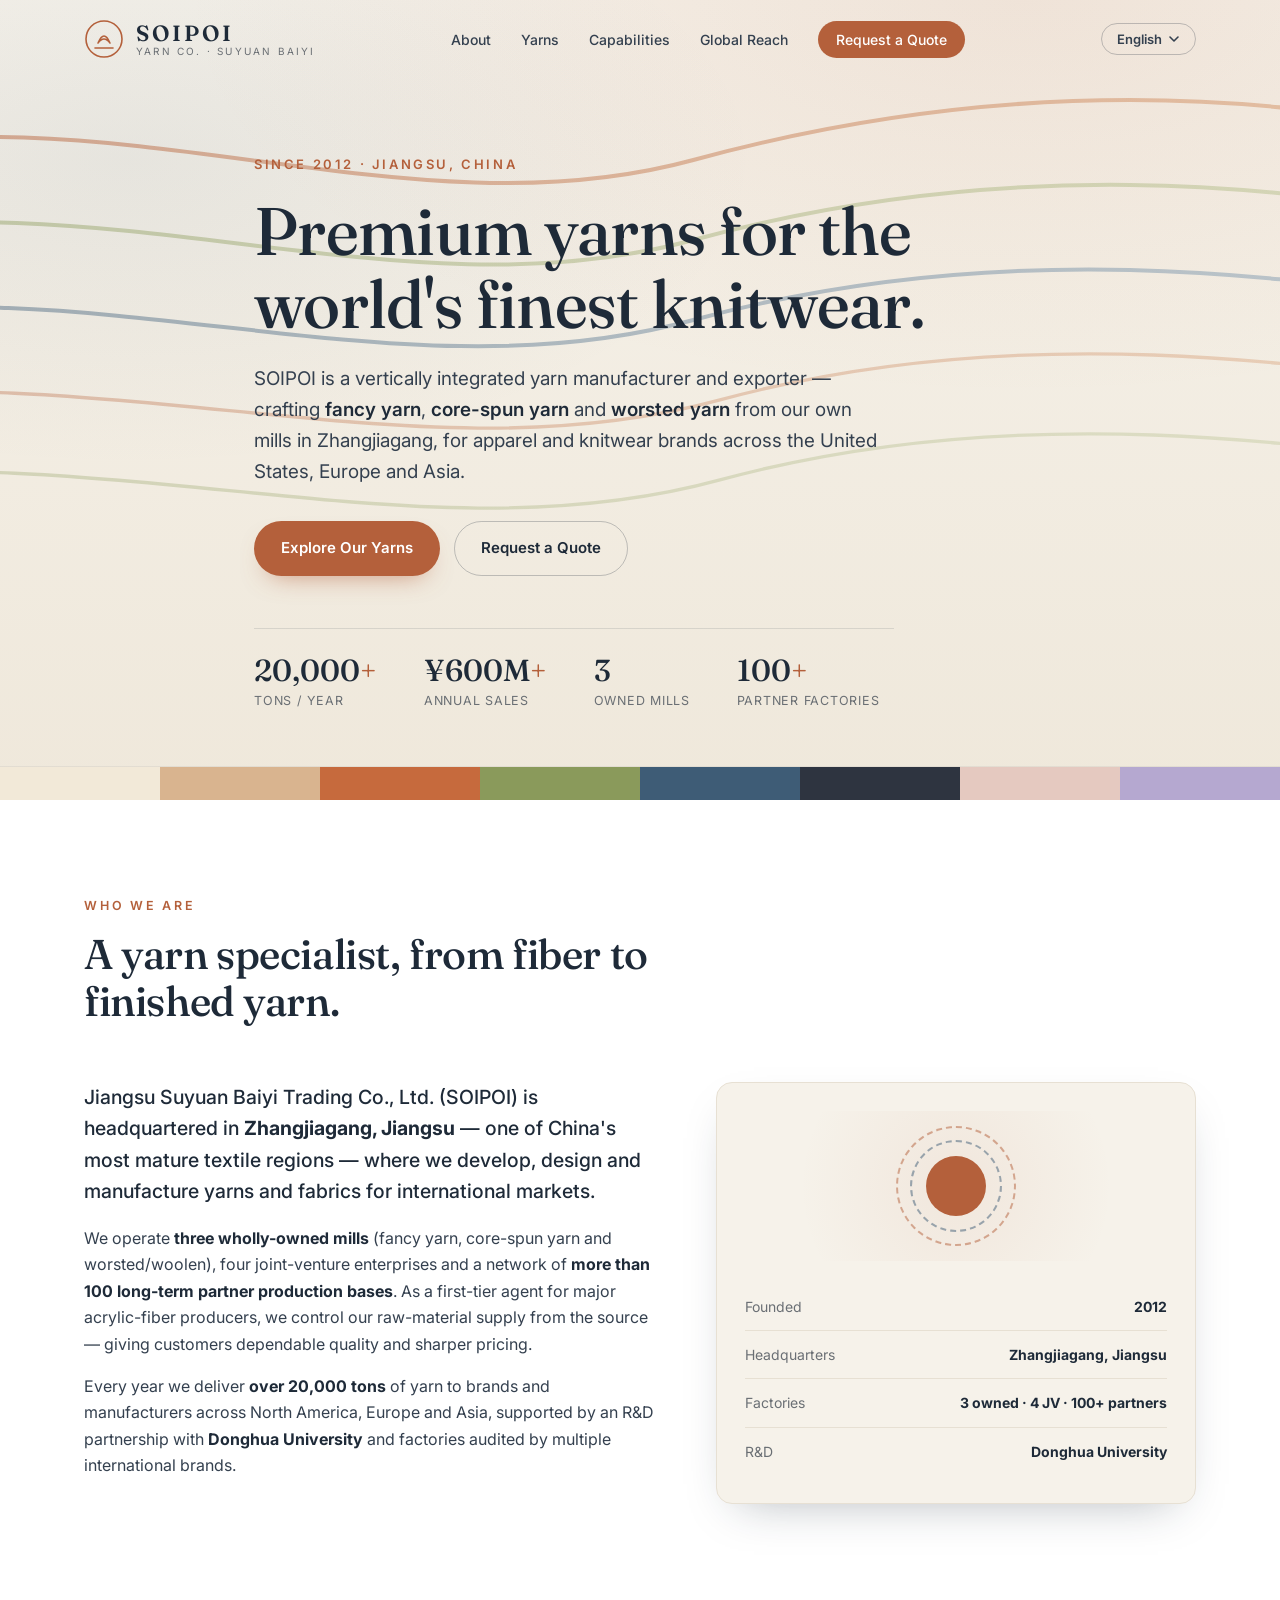
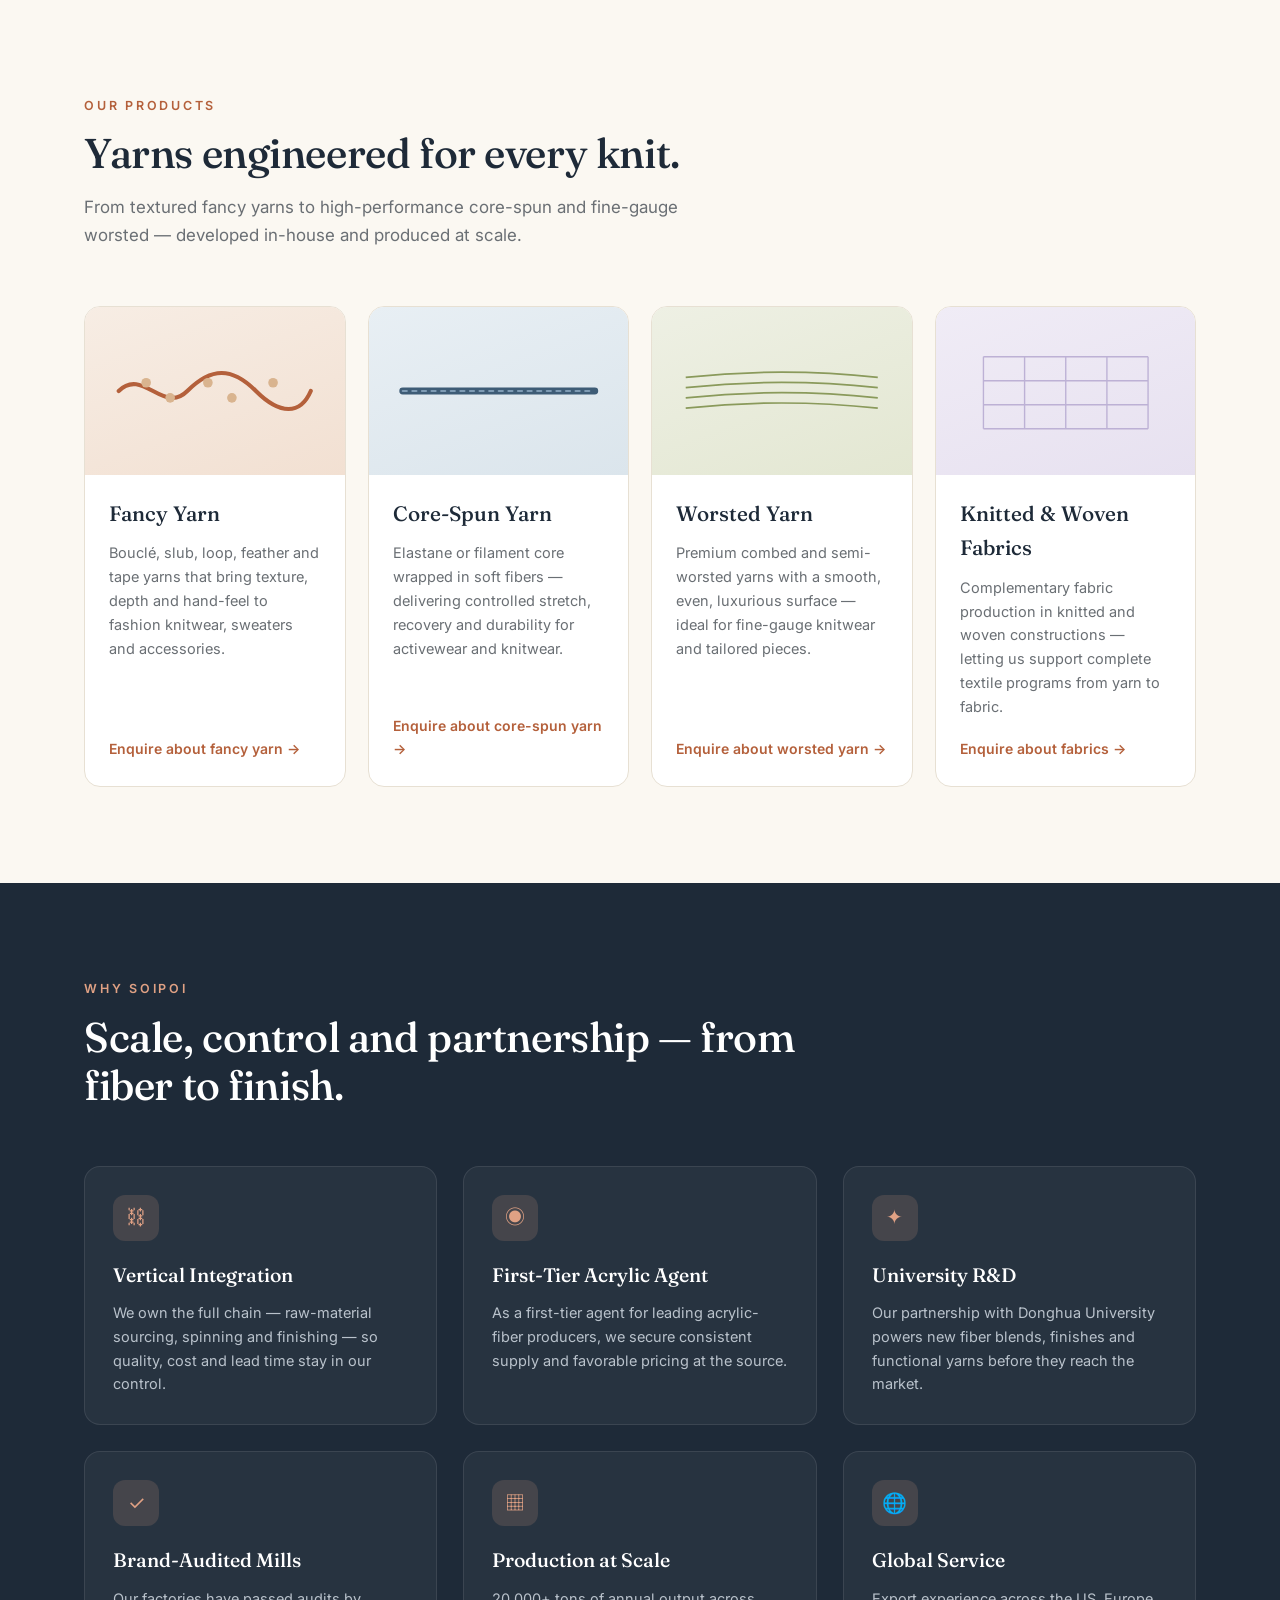
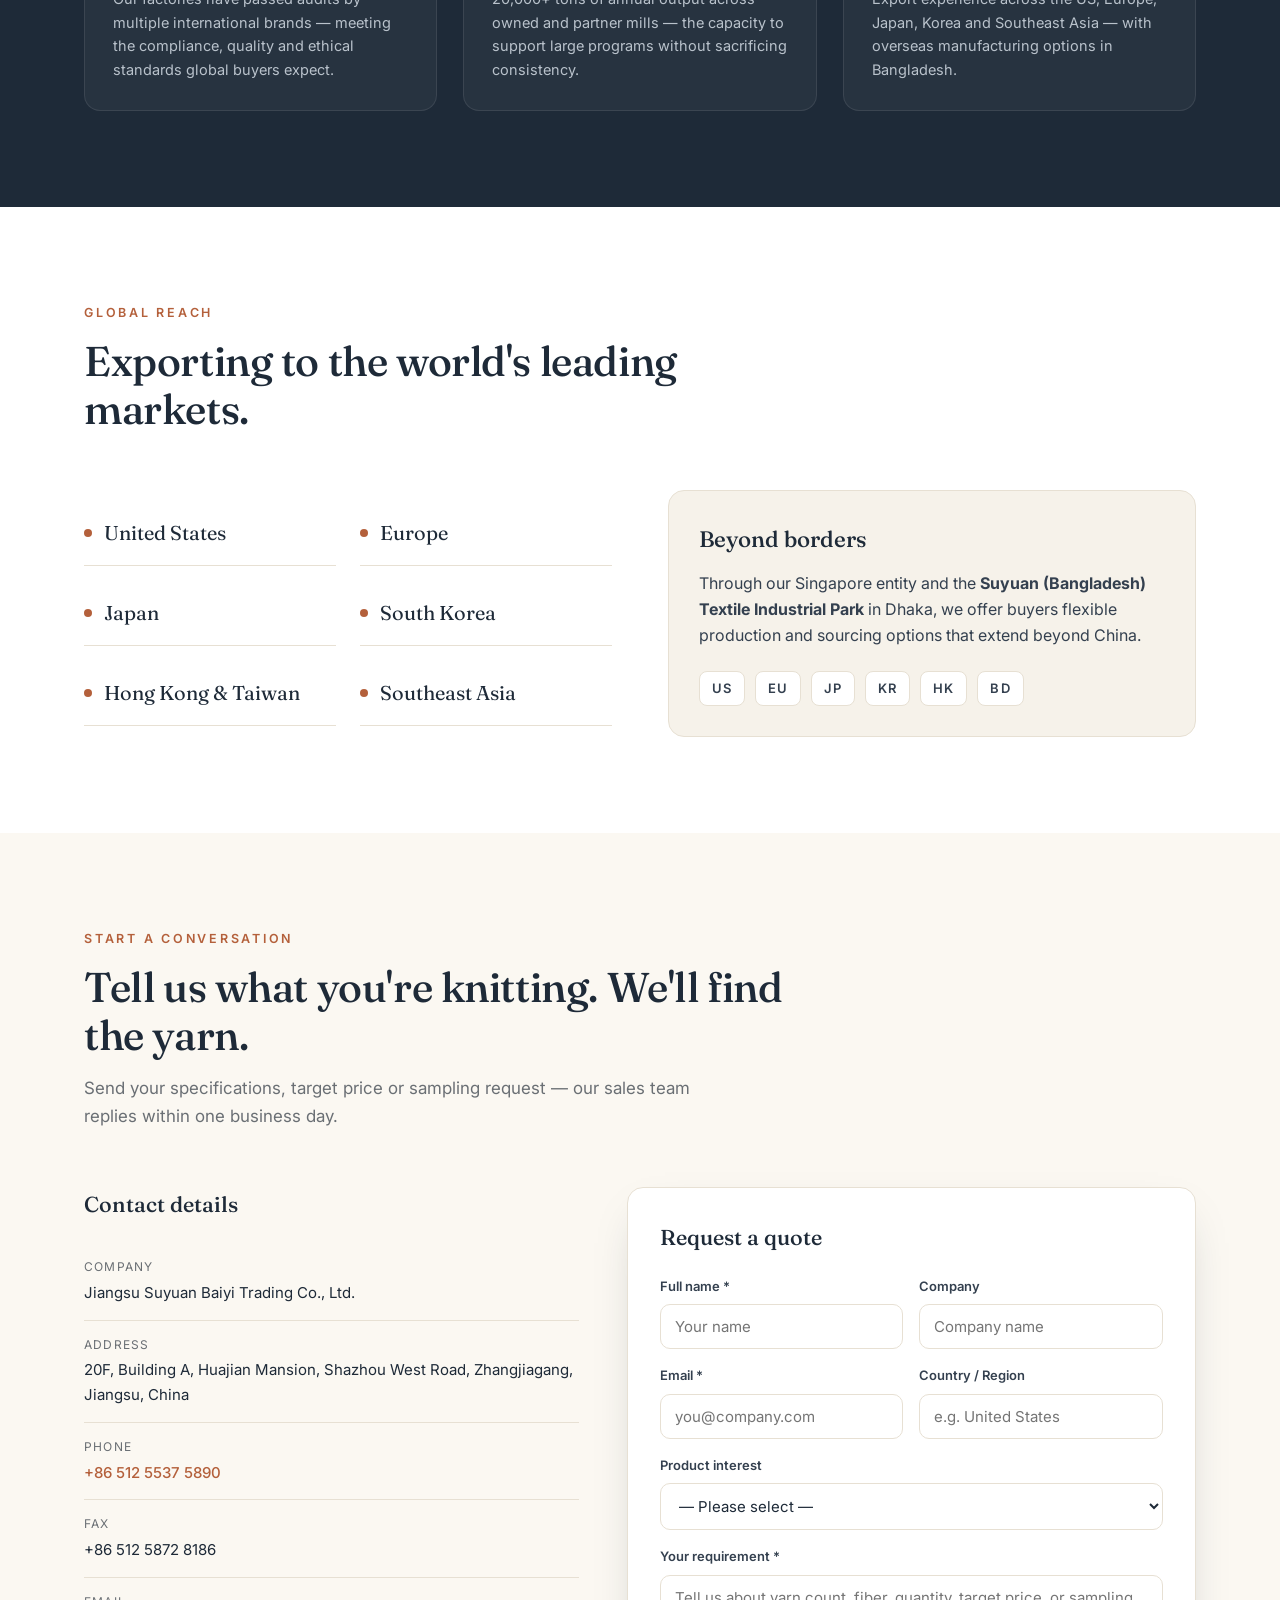
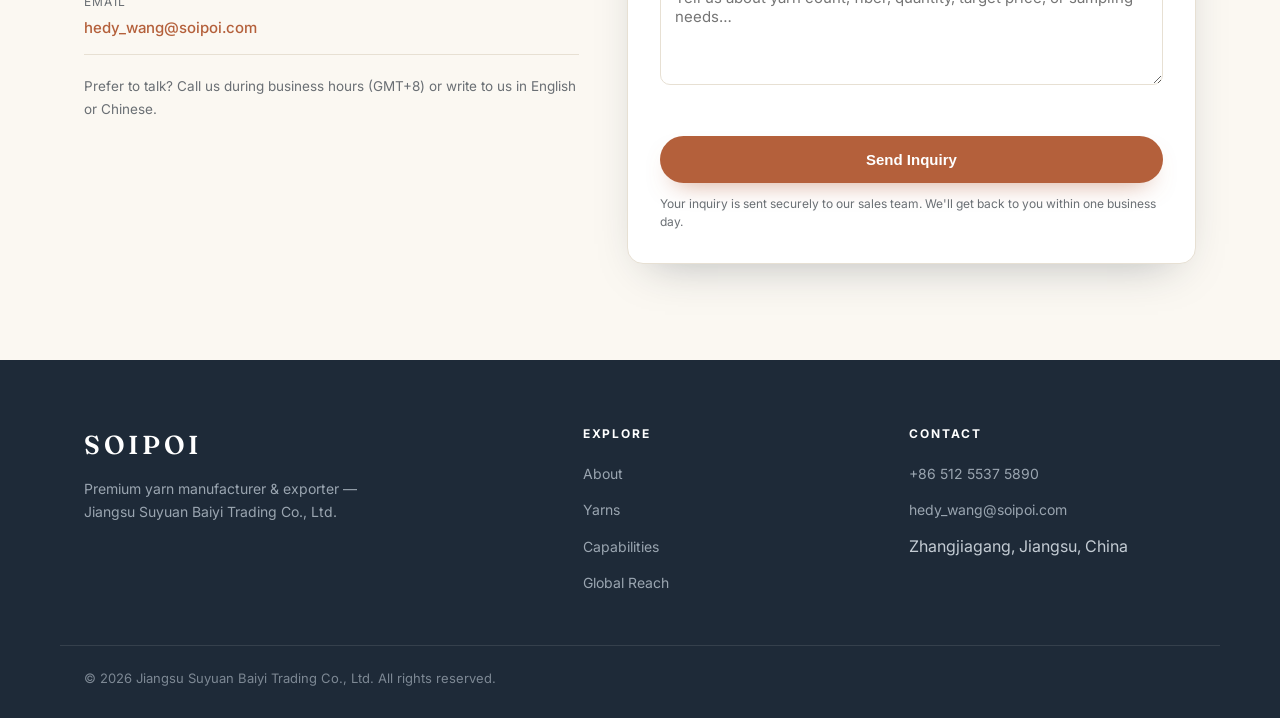
<file: index.html>
<!DOCTYPE html>
<html lang="en">
<head>
  <meta charset="UTF-8" />
  <meta name="viewport" content="width=device-width, initial-scale=1.0" />
  <title data-i18n="meta.title">SOIPOI — Premium Yarn Manufacturer &amp; Exporter | Jiangsu Suyuan Baiyi Trading Co., Ltd.</title>
  <meta name="description" data-i18n="meta.description" content="SOIPOI (Jiangsu Suyuan Baiyi Trading Co., Ltd.) is a vertically integrated yarn manufacturer and exporter in Jiangsu, China — specialist in fancy yarn, core-spun yarn, worsted yarn and knitted/woven fabrics for brands across the US, Europe and Asia." />
  <meta name="keywords" content="fancy yarn, core-spun yarn, worsted yarn, yarn manufacturer, yarn exporter, China yarn supplier, knitted fabric, woven fabric, SOIPOI, Jiangsu Suyuan Baiyi, 花式纱, 包芯纱, 精纺纱线, 纱线出口" />
  <meta name="author" content="Jiangsu Suyuan Baiyi Trading Co., Ltd." />
  <link rel="canonical" href="https://justonething11.github.io/soipoi-yarn/" />

  <!-- Open Graph -->
  <meta property="og:type" content="website" />
  <meta property="og:site_name" content="SOIPOI — Jiangsu Suyuan Baiyi" />
  <meta property="og:title" data-i18n="meta.title" content="SOIPOI — Premium Yarn Manufacturer &amp; Exporter" />
  <meta property="og:description" data-i18n="meta.description" content="Fancy, core-spun and worsted yarns from our own mills in Jiangsu, China — for the world's finest knitwear and apparel brands." />
  <meta property="og:url" content="https://justonething11.github.io/soipoi-yarn/" />
  <meta name="twitter:card" content="summary_large_image" />

  <link rel="icon" type="image/svg+xml" href="favicon.svg" />
  <link rel="preconnect" href="https://fonts.googleapis.com" />
  <link rel="preconnect" href="https://fonts.gstatic.com" crossorigin />
  <link href="https://fonts.googleapis.com/css2?family=Fraunces:opsz,wght@9..144,400;9..144,500;9..144,600&family=Inter:wght@400;500;600;700&family=Noto+Sans+SC:wght@400;500;700&family=Noto+Serif+SC:wght@500;600&display=swap" rel="stylesheet" />
  <link rel="stylesheet" href="styles.css" />

  <!-- Structured data for search engines -->
  <script type="application/ld+json">
  {
    "@context": "https://schema.org",
    "@type": "Organization",
    "name": "Jiangsu Suyuan Baiyi Trading Co., Ltd. (SOIPOI)",
    "alternateName": "SOIPOI",
    "url": "https://justonething11.github.io/soipoi-yarn/",
    "description": "Vertically integrated yarn manufacturer and exporter specializing in fancy yarn, core-spun yarn, worsted yarn and knitted/woven fabrics.",
    "foundingDate": "2012",
    "address": {
      "@type": "PostalAddress",
      "addressLocality": "Zhangjiagang",
      "addressRegion": "Jiangsu",
      "addressCountry": "CN"
    },
    "contactPoint": {
      "@type": "ContactPoint",
      "telephone": "+86-512-55375890",
      "contactType": "sales",
      "email": "hedy_wang@soipoi.com"
    }
  }
  </script>
</head>
<body>
  <a class="skip-link" href="#main" data-i18n="a11y.skip">Skip to content</a>

  <!-- ===== Header ===== -->
  <header class="site-header" id="siteHeader">
    <div class="container header-inner">
      <a class="brand" href="#top" aria-label="SOIPOI home">
        <span class="brand-mark" aria-hidden="true">
          <svg viewBox="0 0 40 40" width="40" height="40" role="img">
            <circle cx="20" cy="20" r="18" fill="none" stroke="currentColor" stroke-width="1.6"/>
            <path d="M14 24 Q20 10 26 24 Q20 16 14 24 Z" fill="none" stroke="currentColor" stroke-width="1.6" stroke-linejoin="round"/>
            <line x1="11" y1="29" x2="29" y2="29" stroke="currentColor" stroke-width="1.6" stroke-linecap="round"/>
          </svg>
        </span>
        <span class="brand-text">
          <span class="brand-name">SOIPOI</span>
          <span class="brand-sub">YARN CO. · SUYUAN BAIYI</span>
        </span>
      </a>

      <nav class="main-nav" aria-label="Primary">
        <ul>
          <li><a href="#about" data-i18n="nav.about">About</a></li>
          <li><a href="#products" data-i18n="nav.products">Yarns</a></li>
          <li><a href="#capabilities" data-i18n="nav.capabilities">Capabilities</a></li>
          <li><a href="#markets" data-i18n="nav.markets">Global Reach</a></li>
          <li><a href="#contact" class="nav-cta" data-i18n="nav.quote">Request a Quote</a></li>
        </ul>
      </nav>

      <div class="header-actions">
        <div class="lang-select" id="langSelect">
          <button class="lang-toggle" id="langToggle" type="button" aria-haspopup="listbox" aria-expanded="false" aria-label="Select language">
            <span id="langLabel">English</span>
            <svg class="lang-chev" viewBox="0 0 12 12" width="12" height="12" aria-hidden="true"><path d="M2 4l4 4 4-4" fill="none" stroke="currentColor" stroke-width="1.6" stroke-linecap="round" stroke-linejoin="round"/></svg>
          </button>
          <ul class="lang-menu" id="langMenu" role="listbox" aria-label="Languages"></ul>
        </div>
        <button class="nav-toggle" id="navToggle" aria-label="Toggle menu" aria-expanded="false">
          <span></span><span></span><span></span>
        </button>
      </div>
    </div>
  </header>

  <main id="main">
    <!-- ===== Hero ===== -->
    <section class="hero" id="top">
      <div class="hero-bg" aria-hidden="true">
        <svg class="hero-threads" viewBox="0 0 1200 600" preserveAspectRatio="xMidYMid slice">
          <defs>
            <linearGradient id="threadA" x1="0" y1="0" x2="1" y2="0">
              <stop offset="0" stop-color="#B4603B"/><stop offset="1" stop-color="#D89A6B"/>
            </linearGradient>
            <linearGradient id="threadB" x1="0" y1="0" x2="1" y2="0">
              <stop offset="0" stop-color="#8A9A5B"/><stop offset="1" stop-color="#B5C08A"/>
            </linearGradient>
            <linearGradient id="threadC" x1="0" y1="0" x2="1" y2="0">
              <stop offset="0" stop-color="#3E5C76"/><stop offset="1" stop-color="#7E9BB4"/>
            </linearGradient>
          </defs>
          <path d="M-40 120 C 200 60, 420 180, 640 120 S 1080 60, 1280 120" fill="none" stroke="url(#threadA)" stroke-width="3" opacity="0.5"/>
          <path d="M-40 180 C 200 130, 420 240, 640 180 S 1080 130, 1280 180" fill="none" stroke="url(#threadB)" stroke-width="3" opacity="0.45"/>
          <path d="M-40 240 C 200 200, 420 300, 640 240 S 1080 200, 1280 240" fill="none" stroke="url(#threadC)" stroke-width="3" opacity="0.45"/>
          <path d="M-40 300 C 220 270, 440 360, 660 300 S 1100 270, 1280 300" fill="none" stroke="url(#threadA)" stroke-width="2.5" opacity="0.35"/>
          <path d="M-40 360 C 220 330, 440 420, 660 360 S 1100 330, 1280 360" fill="none" stroke="url(#threadB)" stroke-width="2.5" opacity="0.32"/>
        </svg>
        <div class="hero-swatch-row" aria-hidden="true">
          <span style="--c:#F2E9D8"></span><span style="--c:#D9B48F"></span><span style="--c:#C66A3D"></span>
          <span style="--c:#8A9A5B"></span><span style="--c:#3E5C76"></span><span style="--c:#2E3440"></span>
          <span style="--c:#E5C9C0"></span><span style="--c:#B5A8D0"></span>
        </div>
      </div>

      <div class="container hero-inner">
        <p class="hero-eyebrow" data-i18n="hero.eyebrow">Since 2012 · Jiangsu, China</p>
        <h1 class="hero-title" data-i18n="hero.title">Premium yarns for the world's finest knitwear.</h1>
        <p class="hero-sub" data-i18n-html="hero.sub">
          SOIPOI is a vertically integrated yarn manufacturer and exporter — crafting
          <strong>fancy yarn</strong>, <strong>core-spun yarn</strong> and <strong>worsted yarn</strong>
          from our own mills in Zhangjiagang, for apparel and knitwear brands across the United States, Europe and Asia.
        </p>
        <div class="hero-actions">
          <a href="#products" class="btn btn-primary" data-i18n="hero.cta.products">Explore Our Yarns</a>
          <a href="#contact" class="btn btn-ghost" data-i18n="hero.cta.quote">Request a Quote</a>
        </div>
        <ul class="hero-stats">
          <li><strong>20,000<span>+</span></strong><span data-i18n="hero.stat1">tons / year</span></li>
          <li><strong>¥600M<span>+</span></strong><span data-i18n="hero.stat2">annual sales</span></li>
          <li><strong>3</strong><span data-i18n="hero.stat3">owned mills</span></li>
          <li><strong>100<span>+</span></strong><span data-i18n="hero.stat4">partner factories</span></li>
        </ul>
      </div>
    </section>

    <!-- ===== About ===== -->
    <section class="section about" id="about">
      <div class="container">
        <div class="section-head">
          <p class="kicker" data-i18n="about.kicker">Who we are</p>
          <h2 data-i18n="about.title">A yarn specialist, from fiber to finished yarn.</h2>
        </div>
        <div class="about-grid">
          <div class="about-copy">
            <p class="lede" data-i18n-html="about.lede">
              Jiangsu Suyuan Baiyi Trading Co., Ltd. (SOIPOI) is headquartered in
              <strong>Zhangjiagang, Jiangsu</strong> — one of China's most mature textile regions —
              where we develop, design and manufacture yarns and fabrics for international markets.
            </p>
            <p data-i18n-html="about.p2">
              We operate <strong>three wholly-owned mills</strong> (fancy yarn, core-spun yarn and
              worsted/woolen), four joint-venture enterprises and a network of
              <strong>more than 100 long-term partner production bases</strong>. As a first-tier agent
              for major acrylic-fiber producers, we control our raw-material supply from the source —
              giving customers dependable quality and sharper pricing.
            </p>
            <p data-i18n-html="about.p3">
              Every year we deliver <strong>over 20,000 tons</strong> of yarn to brands and manufacturers
              across North America, Europe and Asia, supported by an R&amp;D partnership with
              <strong>Donghua University</strong> and factories audited by multiple international brands.
            </p>
          </div>
          <div class="about-card">
            <div class="about-card-visual" aria-hidden="true">
              <div class="spool">
                <div class="spool-ring r1"></div>
                <div class="spool-ring r2"></div>
                <div class="spool-ring r3"></div>
                <div class="spool-core"></div>
              </div>
            </div>
            <ul class="about-facts">
              <li><span data-i18n="about.f1.label">Founded</span><strong data-i18n="about.f1.value">2012</strong></li>
              <li><span data-i18n="about.f2.label">Headquarters</span><strong data-i18n="about.f2.value">Zhangjiagang, Jiangsu</strong></li>
              <li><span data-i18n="about.f3.label">Factories</span><strong data-i18n="about.f3.value">3 owned · 4 JV · 100+ partners</strong></li>
              <li><span data-i18n="about.f4.label">R&amp;D</span><strong data-i18n="about.f4.value">Donghua University</strong></li>
            </ul>
          </div>
        </div>
      </div>
    </section>

    <!-- ===== Products ===== -->
    <section class="section products" id="products">
      <div class="container">
        <div class="section-head">
          <p class="kicker" data-i18n="products.kicker">Our products</p>
          <h2 data-i18n="products.title">Yarns engineered for every knit.</h2>
          <p class="section-lead" data-i18n="products.lead">From textured fancy yarns to high-performance core-spun and fine-gauge worsted — developed in-house and produced at scale.</p>
        </div>

        <div class="product-grid">
          <article class="product-card">
            <div class="product-media fancy" aria-hidden="true">
              <svg viewBox="0 0 320 180" preserveAspectRatio="xMidYMid meet">
                <path d="M20 90 C 55 55, 85 125, 120 90 S 185 55, 220 90 S 285 125, 300 90" fill="none" stroke="#B4603B" stroke-width="6" stroke-linecap="round"/>
                <circle cx="60" cy="78" r="7" fill="#D9B48F"/><circle cx="95" cy="100" r="7" fill="#D9B48F"/>
                <circle cx="150" cy="78" r="7" fill="#D9B48F"/><circle cx="185" cy="100" r="7" fill="#D9B48F"/>
                <circle cx="245" cy="78" r="7" fill="#D9B48F"/>
              </svg>
            </div>
            <div class="product-body">
              <h3 data-i18n="product1.title">Fancy Yarn</h3>
              <p data-i18n="product1.desc">Bouclé, slub, loop, feather and tape yarns that bring texture, depth and hand-feel to fashion knitwear, sweaters and accessories.</p>
              <a href="#contact" class="text-link" data-i18n="product1.link">Enquire about fancy yarn →</a>
            </div>
          </article>

          <article class="product-card">
            <div class="product-media corespun" aria-hidden="true">
              <svg viewBox="0 0 320 180" preserveAspectRatio="xMidYMid meet">
                <line x1="20" y1="90" x2="300" y2="90" stroke="#3E5C76" stroke-width="10" stroke-linecap="round"/>
                <line x1="20" y1="90" x2="300" y2="90" stroke="#7E9BB4" stroke-width="3" stroke-dasharray="6 8" stroke-linecap="round"/>
              </svg>
            </div>
            <div class="product-body">
              <h3 data-i18n="product2.title">Core-Spun Yarn</h3>
              <p data-i18n="product2.desc">Elastane or filament core wrapped in soft fibers — delivering controlled stretch, recovery and durability for activewear and knitwear.</p>
              <a href="#contact" class="text-link" data-i18n="product2.link">Enquire about core-spun yarn →</a>
            </div>
          </article>

          <article class="product-card">
            <div class="product-media worsted" aria-hidden="true">
              <svg viewBox="0 0 320 180" preserveAspectRatio="xMidYMid meet">
                <path d="M20 70 Q 160 55, 300 70" fill="none" stroke="#8A9A5B" stroke-width="2.5"/>
                <path d="M20 85 Q 160 70, 300 85" fill="none" stroke="#8A9A5B" stroke-width="2.5"/>
                <path d="M20 100 Q 160 85, 300 100" fill="none" stroke="#8A9A5B" stroke-width="2.5"/>
                <path d="M20 115 Q 160 100, 300 115" fill="none" stroke="#8A9A5B" stroke-width="2.5"/>
              </svg>
            </div>
            <div class="product-body">
              <h3 data-i18n="product3.title">Worsted Yarn</h3>
              <p data-i18n="product3.desc">Premium combed and semi-worsted yarns with a smooth, even, luxurious surface — ideal for fine-gauge knitwear and tailored pieces.</p>
              <a href="#contact" class="text-link" data-i18n="product3.link">Enquire about worsted yarn →</a>
            </div>
          </article>

          <article class="product-card">
            <div class="product-media fabric" aria-hidden="true">
              <svg viewBox="0 0 320 180" preserveAspectRatio="xMidYMid meet">
                <g stroke="#B5A8D0" stroke-width="2" opacity="0.85">
                  <line x1="40" y1="40" x2="280" y2="40"/><line x1="40" y1="75" x2="280" y2="75"/>
                  <line x1="40" y1="110" x2="280" y2="110"/><line x1="40" y1="145" x2="280" y2="145"/>
                  <line x1="40" y1="40" x2="40" y2="145"/><line x1="100" y1="40" x2="100" y2="145"/>
                  <line x1="160" y1="40" x2="160" y2="145"/><line x1="220" y1="40" x2="220" y2="145"/>
                  <line x1="280" y1="40" x2="280" y2="145"/>
                </g>
              </svg>
            </div>
            <div class="product-body">
              <h3 data-i18n="product4.title">Knitted &amp; Woven Fabrics</h3>
              <p data-i18n="product4.desc">Complementary fabric production in knitted and woven constructions — letting us support complete textile programs from yarn to fabric.</p>
              <a href="#contact" class="text-link" data-i18n="product4.link">Enquire about fabrics →</a>
            </div>
          </article>
        </div>
      </div>
    </section>

    <!-- ===== Capabilities ===== -->
    <section class="section capabilities" id="capabilities">
      <div class="container">
        <div class="section-head">
          <p class="kicker" data-i18n="cap.kicker">Why SOIPOI</p>
          <h2 data-i18n="cap.title">Scale, control and partnership — from fiber to finish.</h2>
        </div>
        <div class="capability-grid">
          <div class="capability">
            <span class="cap-icon" aria-hidden="true">⛓</span>
            <h3 data-i18n="cap1.title">Vertical Integration</h3>
            <p data-i18n="cap1.desc">We own the full chain — raw-material sourcing, spinning and finishing — so quality, cost and lead time stay in our control.</p>
          </div>
          <div class="capability">
            <span class="cap-icon" aria-hidden="true">◉</span>
            <h3 data-i18n="cap2.title">First-Tier Acrylic Agent</h3>
            <p data-i18n="cap2.desc">As a first-tier agent for leading acrylic-fiber producers, we secure consistent supply and favorable pricing at the source.</p>
          </div>
          <div class="capability">
            <span class="cap-icon" aria-hidden="true">✦</span>
            <h3 data-i18n="cap3.title">University R&amp;D</h3>
            <p data-i18n="cap3.desc">Our partnership with Donghua University powers new fiber blends, finishes and functional yarns before they reach the market.</p>
          </div>
          <div class="capability">
            <span class="cap-icon" aria-hidden="true">✓</span>
            <h3 data-i18n="cap4.title">Brand-Audited Mills</h3>
            <p data-i18n="cap4.desc">Our factories have passed audits by multiple international brands — meeting the compliance, quality and ethical standards global buyers expect.</p>
          </div>
          <div class="capability">
            <span class="cap-icon" aria-hidden="true">▦</span>
            <h3 data-i18n="cap5.title">Production at Scale</h3>
            <p data-i18n="cap5.desc">20,000+ tons of annual output across owned and partner mills — the capacity to support large programs without sacrificing consistency.</p>
          </div>
          <div class="capability">
            <span class="cap-icon" aria-hidden="true">🌐</span>
            <h3 data-i18n="cap6.title">Global Service</h3>
            <p data-i18n="cap6.desc">Export experience across the US, Europe, Japan, Korea and Southeast Asia — with overseas manufacturing options in Bangladesh.</p>
          </div>
        </div>
      </div>
    </section>

    <!-- ===== Global reach ===== -->
    <section class="section markets" id="markets">
      <div class="container">
        <div class="section-head">
          <p class="kicker" data-i18n="markets.kicker">Global reach</p>
          <h2 data-i18n="markets.title">Exporting to the world's leading markets.</h2>
        </div>
        <div class="markets-grid">
          <ul class="market-list">
            <li data-i18n="market1">United States</li>
            <li data-i18n="market2">Europe</li>
            <li data-i18n="market3">Japan</li>
            <li data-i18n="market4">South Korea</li>
            <li data-i18n="market5">Hong Kong &amp; Taiwan</li>
            <li data-i18n="market6">Southeast Asia</li>
          </ul>
          <div class="market-note">
            <h3 data-i18n="markets.note.title">Beyond borders</h3>
            <p data-i18n-html="markets.note.desc">
              Through our Singapore entity and the <strong>Suyuan (Bangladesh) Textile Industrial Park</strong> in Dhaka,
              we offer buyers flexible production and sourcing options that extend beyond China.
            </p>
            <div class="market-flags" aria-hidden="true">
              <span class="flag">US</span><span class="flag">EU</span><span class="flag">JP</span>
              <span class="flag">KR</span><span class="flag">HK</span><span class="flag">BD</span>
            </div>
          </div>
        </div>
      </div>
    </section>

    <!-- ===== Contact / lead capture ===== -->
    <section class="section contact" id="contact">
      <div class="container">
        <div class="section-head">
          <p class="kicker" data-i18n="contact.kicker">Start a conversation</p>
          <h2 data-i18n="contact.title">Tell us what you're knitting. We'll find the yarn.</h2>
          <p class="section-lead" data-i18n="contact.lead">Send your specifications, target price or sampling request — our sales team replies within one business day.</p>
        </div>

        <div class="contact-grid">
          <div class="contact-info">
            <h3 data-i18n="contact.info.title">Contact details</h3>
            <dl>
              <div><dt data-i18n="contact.company.label">Company</dt><dd data-i18n="contact.company.value">Jiangsu Suyuan Baiyi Trading Co., Ltd.</dd></div>
              <div><dt data-i18n="contact.address.label">Address</dt><dd data-i18n="contact.address.value">20F, Building A, Huajian Mansion, Shazhou West Road, Zhangjiagang, Jiangsu, China</dd></div>
              <div><dt data-i18n="contact.phone.label">Phone</dt><dd><a href="tel:+8651255375890">+86 512 5537 5890</a></dd></div>
              <div><dt data-i18n="contact.fax.label">Fax</dt><dd>+86 512 5872 8186</dd></div>
              <div><dt data-i18n="contact.email.label">Email</dt><dd><a href="mailto:hedy_wang@soipoi.com">hedy_wang@soipoi.com</a></dd></div>
            </dl>
            <p class="contact-note" data-i18n="contact.note">Prefer to talk? Call us during business hours (GMT+8) or write to us in English or Chinese.</p>
          </div>

          <form class="inquiry-form" id="inquiryForm" method="POST" action="https://formsubmit.co/hedy_wang@soipoi.com" novalidate>
            <input type="hidden" name="_subject" value="New inquiry from the SOIPOI website" />
            <input type="hidden" name="_captcha" value="false" />
            <input type="hidden" name="_template" value="table" />
            <input type="text" name="_honey" style="display:none" tabindex="-1" autocomplete="off" />
            <h3 data-i18n="form.title">Request a quote</h3>
            <div class="form-row">
              <div class="field">
                <label for="f-name" data-i18n="form.name.label">Full name *</label>
                <input id="f-name" name="name" type="text" required autocomplete="name" placeholder="Your name" data-i18n-ph="form.name.ph" />
              </div>
              <div class="field">
                <label for="f-company" data-i18n="form.company.label">Company</label>
                <input id="f-company" name="company" type="text" autocomplete="organization" placeholder="Company name" data-i18n-ph="form.company.ph" />
              </div>
            </div>
            <div class="form-row">
              <div class="field">
                <label for="f-email" data-i18n="form.email.label">Email *</label>
                <input id="f-email" name="email" type="email" required autocomplete="email" placeholder="you@company.com" data-i18n-ph="form.email.ph" />
              </div>
              <div class="field">
                <label for="f-country" data-i18n="form.country.label">Country / Region</label>
                <input id="f-country" name="country" type="text" autocomplete="country-name" placeholder="e.g. United States" data-i18n-ph="form.country.ph" />
              </div>
            </div>
            <div class="field">
              <label for="f-interest" data-i18n="form.interest.label">Product interest</label>
              <select id="f-interest" name="interest">
                <option value="" data-i18n="form.interest.placeholder">— Please select —</option>
                <option value="Fancy Yarn" data-i18n="form.interest.fancy">Fancy Yarn</option>
                <option value="Core-Spun Yarn" data-i18n="form.interest.corespun">Core-Spun Yarn</option>
                <option value="Worsted Yarn" data-i18n="form.interest.worsted">Worsted Yarn</option>
                <option value="Knitted / Woven Fabrics" data-i18n="form.interest.fabric">Knitted / Woven Fabrics</option>
                <option value="Other" data-i18n="form.interest.other">Other / Not sure yet</option>
              </select>
            </div>
            <div class="field">
              <label for="f-message" data-i18n="form.message.label">Your requirement *</label>
              <textarea id="f-message" name="message" rows="4" required placeholder="Tell us about yarn count, fiber, quantity, target price, or sampling needs…" data-i18n-ph="form.message.ph"></textarea>
            </div>
            <p class="form-hint" id="formHint" role="status" aria-live="polite"></p>
            <button type="submit" class="btn btn-primary btn-block" data-i18n="form.submit">Send Inquiry</button>
            <p class="form-fineprint" data-i18n="form.fineprint">Your inquiry is sent securely to our sales team. We'll get back to you within one business day.</p>
          </form>
        </div>
      </div>
    </section>
  </main>

  <!-- ===== Footer ===== -->
  <footer class="site-footer">
    <div class="container footer-grid">
      <div class="footer-brand">
        <span class="brand-name">SOIPOI</span>
        <p data-i18n="footer.tagline">Premium yarn manufacturer &amp; exporter — Jiangsu Suyuan Baiyi Trading Co., Ltd.</p>
      </div>
      <div class="footer-col">
        <h4 data-i18n="footer.explore">Explore</h4>
        <ul>
          <li><a href="#about" data-i18n="nav.about">About</a></li>
          <li><a href="#products" data-i18n="nav.products">Yarns</a></li>
          <li><a href="#capabilities" data-i18n="nav.capabilities">Capabilities</a></li>
          <li><a href="#markets" data-i18n="nav.markets">Global Reach</a></li>
        </ul>
      </div>
      <div class="footer-col">
        <h4 data-i18n="footer.contact">Contact</h4>
        <ul>
          <li><a href="tel:+8651255375890">+86 512 5537 5890</a></li>
          <li><a href="mailto:hedy_wang@soipoi.com">hedy_wang@soipoi.com</a></li>
          <li data-i18n="footer.address">Zhangjiagang, Jiangsu, China</li>
        </ul>
      </div>
    </div>
    <div class="container footer-bottom">
      <p>© <span id="year">2026</span> <span data-i18n="footer.copyright">Jiangsu Suyuan Baiyi Trading Co., Ltd. All rights reserved.</span></p>
    </div>
  </footer>

  <script src="script.js"></script>
</body>
</html>
</file>
<file: styles.css>
/* ============================================================
   SOIPOI — Jiangsu Suyuan Baiyi Trading Co., Ltd.
   Overseas marketing site styles
   ============================================================ */

:root {
  --ink: #1e2a38;
  --ink-soft: #34404f;
  --cream: #f6f2ea;
  --cream-2: #fbf8f2;
  --paper: #ffffff;
  --accent: #b4603b;
  --accent-dark: #9a4e30;
  --sage: #8a9a5b;
  --blue: #3e5c76;
  --muted: #6a6f74;
  --line: #e7e0d3;
  --shadow: 0 18px 45px -22px rgba(30, 42, 56, 0.35);
  --radius: 16px;
  --maxw: 1160px;
  --font-serif: "Fraunces", Georgia, "Times New Roman", serif;
  --font-sans: "Inter", "Noto Sans SC", -apple-system, BlinkMacSystemFont, "Segoe UI", Roboto, Helvetica, Arial, sans-serif;
}

/* ============================================================
   Locale themes — cultural accent per language
   (text switches in JS; colors/fonts switch here via [data-lang])
   ============================================================ */
html[data-lang="zh"] {
  --accent: #b03a2e;        /* 中国红 · vermilion */
  --accent-dark: #8f2d24;
  --sage: #7a8b3f;          /* 竹青 · bamboo green */
  --font-serif: "Fraunces", "Noto Serif SC", Georgia, "Times New Roman", serif;
}
html[data-lang="es"] {
  --accent: #a93226;        /* 西班牙深红 · crimson */
  --accent-dark: #8a2820;
  --sage: #b08a3a;          /* 暖金橄榄 · warm gold */
  --cream: #f7f1e6;
}
html[data-lang="ja"] {
  --accent: #2c4a6e;        /* 藍 · indigo */
  --accent-dark: #213a58;
  --sage: #5b7a4b;          /* 苔緑 · moss */
  --blue: #2c4a6e;
  --cream: #f4f2ed;
  --cream-2: #faf9f5;
}
html[data-lang="ko"] {
  --accent: #1e5fa8;        /* 서울 블루 · Seoul blue */
  --accent-dark: #17497f;
  --blue: #1e5fa8;
  --cream: #f5f5f2;
}
html[data-lang="de"] {
  --accent: #24508c;        /* 工业蓝 · industrial steel blue */
  --accent-dark: #1b3d6e;
  --blue: #24508c;
  --cream: #f5f4f1;
  --cream-2: #fafafa;
}

* { margin: 0; padding: 0; box-sizing: border-box; }

html { scroll-behavior: smooth; scroll-padding-top: 88px; }

body {
  font-family: var(--font-sans);
  color: var(--ink);
  background: var(--cream-2);
  line-height: 1.65;
  -webkit-font-smoothing: antialiased;
}

a { color: inherit; text-decoration: none; }
ul { list-style: none; }
img, svg { display: block; max-width: 100%; }

.container { width: 100%; max-width: var(--maxw); margin: 0 auto; padding: 0 24px; }

.skip-link {
  position: absolute; left: -9999px; top: 0; background: var(--ink); color: #fff;
  padding: 10px 18px; z-index: 1000; border-radius: 0 0 8px 0;
}
.skip-link:focus { left: 0; }

/* ===== Header ===== */
.site-header {
  position: fixed; top: 0; left: 0; right: 0; z-index: 100;
  transition: background 0.3s ease, box-shadow 0.3s ease;
  background: transparent;
}
.site-header.scrolled {
  background: rgba(251, 248, 242, 0.92);
  backdrop-filter: saturate(140%) blur(10px);
  box-shadow: 0 1px 0 var(--line);
}
.header-inner {
  display: flex; align-items: center; justify-content: space-between;
  height: 78px;
}

.brand { display: flex; align-items: center; gap: 12px; color: var(--ink); }
.brand-mark { color: var(--accent); line-height: 0; }
.brand-text { display: flex; flex-direction: column; line-height: 1.1; }
.brand-name {
  font-family: var(--font-serif); font-weight: 600; font-size: 22px; letter-spacing: 0.14em;
}
.brand-sub { font-size: 10px; letter-spacing: 0.22em; text-transform: uppercase; color: var(--muted); }

.main-nav ul { display: flex; align-items: center; gap: 30px; }
.main-nav a {
  font-size: 14px; font-weight: 500; color: var(--ink-soft);
  transition: color 0.2s ease; position: relative;
}
.main-nav a:not(.nav-cta):hover { color: var(--accent); }
.nav-cta {
  background: var(--accent); color: #fff !important; padding: 10px 18px; border-radius: 999px;
  font-weight: 600; transition: background 0.2s ease, transform 0.2s ease;
}
.nav-cta:hover { background: var(--accent-dark); transform: translateY(-1px); }

.header-actions { display: flex; align-items: center; gap: 12px; }

.lang-select { position: relative; }

.lang-toggle {
  display: inline-flex; align-items: center; gap: 6px;
  background: transparent; border: 1px solid rgba(30,42,56,0.25); color: var(--ink-soft);
  padding: 7px 15px; border-radius: 999px; font-size: 13px; font-weight: 600; cursor: pointer;
  font-family: var(--font-sans); transition: border-color 0.2s ease, color 0.2s ease, background 0.2s ease;
  white-space: nowrap;
}
.lang-toggle:hover { border-color: var(--ink); color: var(--ink); background: rgba(30,42,56,0.04); }
.lang-chev { transition: transform 0.2s ease; flex: none; }
.lang-toggle[aria-expanded="true"] .lang-chev { transform: rotate(180deg); }

.lang-menu {
  position: absolute; top: calc(100% + 8px); right: 0; z-index: 60;
  min-width: 156px; background: #fff; border: 1px solid var(--line); border-radius: 12px;
  box-shadow: var(--shadow); padding: 6px; display: none;
}
.lang-menu.open { display: block; }
.lang-menu li {
  padding: 9px 14px; border-radius: 8px; font-size: 14px; cursor: pointer; color: var(--ink-soft);
  transition: background 0.15s ease, color 0.15s ease; list-style: none;
}
.lang-menu li:hover { background: var(--cream); }
.lang-menu li.active { color: var(--accent); font-weight: 600; background: rgba(180,96,59,0.08); }

.nav-toggle { display: none; background: none; border: 0; cursor: pointer; padding: 8px; }
.nav-toggle span {
  display: block; width: 24px; height: 2px; background: var(--ink);
  margin: 5px 0; transition: transform 0.25s ease, opacity 0.25s ease;
}
.nav-toggle.open span:nth-child(1) { transform: translateY(7px) rotate(45deg); }
.nav-toggle.open span:nth-child(2) { opacity: 0; }
.nav-toggle.open span:nth-child(3) { transform: translateY(-7px) rotate(-45deg); }

/* ===== Hero ===== */
.hero { position: relative; padding: 150px 0 88px; overflow: hidden; }
.hero-bg { position: absolute; inset: 0; z-index: 0; }
.hero-bg::before {
  content: ""; position: absolute; inset: 0;
  background:
    radial-gradient(120% 90% at 80% 0%, rgba(180, 96, 59, 0.10), transparent 55%),
    radial-gradient(90% 70% at 10% 20%, rgba(62, 92, 118, 0.08), transparent 55%),
    linear-gradient(180deg, #f6f2ea 0%, #efe8db 100%);
}
.hero-threads { position: absolute; inset: 0; width: 100%; height: 100%; }
.hero-swatch-row {
  position: absolute; bottom: 0; left: 0; right: 0; height: 34px;
  display: flex; overflow: hidden; border-top: 1px solid rgba(30,42,56,0.06);
}
.hero-swatch-row span { flex: 1; background: var(--c); }
.hero-inner { position: relative; z-index: 1; max-width: 820px; }

.hero-eyebrow {
  display: inline-block; font-size: 13px; letter-spacing: 0.2em; text-transform: uppercase;
  color: var(--accent); font-weight: 600; margin-bottom: 20px;
}
.hero-title {
  font-family: var(--font-serif); font-weight: 500; font-size: clamp(2.4rem, 5.4vw, 4.2rem);
  line-height: 1.08; letter-spacing: -0.01em; color: var(--ink); margin-bottom: 22px;
}
.hero-sub { font-size: clamp(1rem, 1.6vw, 1.18rem); color: var(--ink-soft); max-width: 640px; margin-bottom: 34px; }
.hero-sub strong { color: var(--ink); font-weight: 600; }

.hero-actions { display: flex; gap: 14px; flex-wrap: wrap; margin-bottom: 52px; }

.btn {
  display: inline-flex; align-items: center; justify-content: center;
  padding: 14px 26px; border-radius: 999px; font-weight: 600; font-size: 15px;
  cursor: pointer; border: 1px solid transparent; transition: transform 0.18s ease, box-shadow 0.18s ease, background 0.18s ease;
}
.btn-primary { background: var(--accent); color: #fff; box-shadow: 0 12px 26px -14px rgba(180, 96, 59, 0.7); }
.btn-primary:hover { background: var(--accent-dark); transform: translateY(-2px); }
.btn-ghost { background: transparent; color: var(--ink); border-color: rgba(30,42,56,0.25); }
.btn-ghost:hover { border-color: var(--ink); transform: translateY(-2px); }
.btn-block { width: 100%; }

.hero-stats {
  display: grid; grid-template-columns: repeat(4, auto); gap: 32px; max-width: 640px;
  border-top: 1px solid rgba(30,42,56,0.12); padding-top: 26px;
}
.hero-stats li { display: flex; flex-direction: column; }
.hero-stats strong { font-family: var(--font-serif); font-size: 1.9rem; font-weight: 500; line-height: 1; }
.hero-stats strong span { color: var(--accent); }
.hero-stats li > span { font-size: 12.5px; color: var(--muted); text-transform: uppercase; letter-spacing: 0.06em; margin-top: 6px; }

/* ===== Sections ===== */
.section { padding: 96px 0; }
.section-head { max-width: 720px; margin-bottom: 56px; }
.kicker {
  font-size: 12.5px; letter-spacing: 0.22em; text-transform: uppercase; color: var(--accent);
  font-weight: 600; margin-bottom: 14px;
}
.section-head h2 {
  font-family: var(--font-serif); font-weight: 500; font-size: clamp(1.8rem, 3.6vw, 2.6rem);
  line-height: 1.15; color: var(--ink); letter-spacing: -0.01em;
}
.section-lead { color: var(--muted); font-size: 1.06rem; margin-top: 16px; max-width: 640px; }

/* ===== About ===== */
.about { background: var(--paper); }
.about-grid { display: grid; grid-template-columns: 1.2fr 1fr; gap: 56px; align-items: start; }
.about-copy .lede { font-size: 1.22rem; line-height: 1.6; color: var(--ink); font-weight: 500; margin-bottom: 18px; }
.about-copy p { color: var(--ink-soft); margin-bottom: 16px; }
.about-copy strong { color: var(--ink); }

.about-card {
  background: var(--cream); border: 1px solid var(--line); border-radius: var(--radius);
  padding: 28px; box-shadow: var(--shadow);
}
.about-card-visual {
  height: 150px; display: grid; place-items: center; margin-bottom: 22px;
  background: radial-gradient(circle at 50% 50%, rgba(180,96,59,0.08), transparent 70%);
}
.spool { position: relative; width: 120px; height: 120px; }
.spool-core { position: absolute; inset: 30px; border-radius: 50%; background: var(--accent); }
.spool-ring {
  position: absolute; inset: 0; border-radius: 50%; border: 2px dashed rgba(180,96,59,0.5);
  animation: spin 24s linear infinite;
}
.spool-ring.r2 { inset: 14px; border-color: rgba(62,92,118,0.5); animation-direction: reverse; animation-duration: 30s; }
.spool-ring.r3 { inset: 44px; border-color: rgba(138,154,91,0.6); animation-duration: 18s; }
@keyframes spin { to { transform: rotate(360deg); } }

.about-facts li {
  display: flex; justify-content: space-between; gap: 12px; padding: 12px 0;
  border-bottom: 1px solid var(--line); font-size: 14px;
}
.about-facts li:last-child { border-bottom: 0; }
.about-facts span { color: var(--muted); }
.about-facts strong { color: var(--ink); text-align: right; }

/* ===== Products ===== */
.products { background: var(--cream-2); }
.product-grid { display: grid; grid-template-columns: repeat(4, 1fr); gap: 22px; }
.product-card {
  background: var(--paper); border: 1px solid var(--line); border-radius: var(--radius);
  overflow: hidden; transition: transform 0.22s ease, box-shadow 0.22s ease;
  display: flex; flex-direction: column;
}
.product-card:hover { transform: translateY(-6px); box-shadow: var(--shadow); }
.product-media { height: 168px; display: grid; place-items: center; padding: 20px; }
.product-media svg { width: 100%; height: 100%; }
.product-media.fancy { background: linear-gradient(160deg, #f7ede4, #f2e0d2); }
.product-media.corespun { background: linear-gradient(160deg, #e8eff4, #dbe5ec); }
.product-media.worsted { background: linear-gradient(160deg, #eef0e4, #e3e7d2); }
.product-media.fabric { background: linear-gradient(160deg, #f0ecf6, #e7e1f0); }
.product-body { padding: 22px 24px 26px; display: flex; flex-direction: column; flex: 1; }
.product-body h3 { font-family: var(--font-serif); font-weight: 500; font-size: 1.3rem; margin-bottom: 10px; }
.product-body p { color: var(--muted); font-size: 14.5px; margin-bottom: 18px; flex: 1; }
.text-link { color: var(--accent); font-weight: 600; font-size: 14px; }
.text-link:hover { color: var(--accent-dark); }

/* ===== Capabilities ===== */
.capabilities { background: var(--ink); color: #eef1f4; }
.capabilities .kicker { color: #e0a184; }
.capabilities .section-head h2 { color: #fff; }
.capability-grid { display: grid; grid-template-columns: repeat(3, 1fr); gap: 26px; }
.capability {
  background: rgba(255,255,255,0.045); border: 1px solid rgba(255,255,255,0.09);
  border-radius: var(--radius); padding: 28px; transition: transform 0.2s ease, background 0.2s ease;
}
.capability:hover { transform: translateY(-4px); background: rgba(255,255,255,0.07); }
.cap-icon {
  display: inline-grid; place-items: center; width: 46px; height: 46px; border-radius: 12px;
  background: rgba(224,161,132,0.16); color: #e0a184; font-size: 20px; margin-bottom: 18px;
}
.capability h3 { font-family: var(--font-serif); font-weight: 500; font-size: 1.22rem; margin-bottom: 10px; color: #fff; }
.capability p { color: #b9c2cb; font-size: 14.5px; }

/* ===== Markets ===== */
.markets { background: var(--paper); }
.markets-grid { display: grid; grid-template-columns: 1fr 1fr; gap: 56px; align-items: center; }
.market-list { display: grid; grid-template-columns: 1fr 1fr; gap: 14px 24px; }
.market-list li {
  font-family: var(--font-serif); font-size: 1.25rem; color: var(--ink);
  padding: 16px 0; border-bottom: 1px solid var(--line); display: flex; align-items: center; gap: 12px;
}
.market-list li::before { content: ""; width: 8px; height: 8px; border-radius: 50%; background: var(--accent); }
.market-note { background: var(--cream); border: 1px solid var(--line); border-radius: var(--radius); padding: 30px; }
.market-note h3 { font-family: var(--font-serif); font-weight: 500; font-size: 1.4rem; margin-bottom: 12px; }
.market-note p { color: var(--ink-soft); margin-bottom: 22px; }
.market-flags { display: flex; gap: 10px; flex-wrap: wrap; }
.flag {
  padding: 6px 12px; border-radius: 8px; background: var(--paper); border: 1px solid var(--line);
  font-size: 13px; font-weight: 600; letter-spacing: 0.08em; color: var(--ink-soft);
}

/* ===== Contact ===== */
.contact { background: var(--cream-2); }
.contact-grid { display: grid; grid-template-columns: 1fr 1.15fr; gap: 48px; align-items: start; }
.contact-info h3, .inquiry-form h3 { font-family: var(--font-serif); font-weight: 500; font-size: 1.35rem; margin-bottom: 20px; }
.contact-info dl div { padding: 14px 0; border-bottom: 1px solid var(--line); }
.contact-info dt { font-size: 12px; text-transform: uppercase; letter-spacing: 0.1em; color: var(--muted); margin-bottom: 4px; }
.contact-info dd { font-size: 15px; color: var(--ink); }
.contact-info dd a { color: var(--accent); font-weight: 500; }
.contact-note { margin-top: 20px; font-size: 13.5px; color: var(--muted); }

.inquiry-form {
  background: var(--paper); border: 1px solid var(--line); border-radius: var(--radius);
  padding: 32px; box-shadow: var(--shadow);
}
.form-row { display: grid; grid-template-columns: 1fr 1fr; gap: 16px; }
.field { margin-bottom: 16px; }
.field label { display: block; font-size: 13px; font-weight: 600; margin-bottom: 7px; color: var(--ink-soft); }
.field input, .field select, .field textarea {
  width: 100%; padding: 12px 14px; font-size: 15px; font-family: var(--font-sans);
  border: 1px solid var(--line); border-radius: 10px; background: #fff; color: var(--ink);
  transition: border-color 0.2s ease, box-shadow 0.2s ease;
}
.field input:focus, .field select:focus, .field textarea:focus {
  outline: none; border-color: var(--accent); box-shadow: 0 0 0 3px rgba(180,96,59,0.14);
}
.field textarea { resize: vertical; min-height: 110px; }
.form-hint { font-size: 13.5px; color: var(--muted); min-height: 20px; margin-bottom: 8px; }
.form-hint.error { color: #b23a3a; }
.form-hint.success { color: #2e7d43; font-weight: 500; }
button[disabled] { opacity: 0.65; cursor: not-allowed; }
.form-fineprint { font-size: 12px; color: var(--muted); margin-top: 12px; line-height: 1.5; }

/* ===== Footer ===== */
.site-footer { background: var(--ink); color: #c3cbd3; padding: 64px 0 28px; }
.footer-grid { display: grid; grid-template-columns: 1.6fr 1fr 1fr; gap: 40px; margin-bottom: 40px; }
.footer-brand .brand-name { font-family: var(--font-serif); font-size: 26px; letter-spacing: 0.14em; color: #fff; display: block; margin-bottom: 10px; }
.footer-brand p { font-size: 14px; color: #9aa5b0; max-width: 320px; }
.footer-col h4 { font-size: 12px; letter-spacing: 0.16em; text-transform: uppercase; color: #fff; margin-bottom: 16px; }
.footer-col li { margin-bottom: 10px; }
.footer-col a { font-size: 14px; color: #9aa5b0; }
.footer-col a:hover { color: #fff; }
.footer-bottom { border-top: 1px solid rgba(255,255,255,0.1); padding-top: 22px; font-size: 13px; color: #7d8894; }

/* ===== Reveal animation ===== */
.reveal { opacity: 0; transform: translateY(22px); transition: opacity 0.6s ease, transform 0.6s ease; }
.reveal.visible { opacity: 1; transform: none; }

/* ===== Responsive ===== */
@media (max-width: 960px) {
  .product-grid { grid-template-columns: repeat(2, 1fr); }
  .capability-grid { grid-template-columns: repeat(2, 1fr); }
  .about-grid, .markets-grid { grid-template-columns: 1fr; gap: 40px; }
  .contact-grid { grid-template-columns: 1fr; }
}

@media (max-width: 640px) {
  .main-nav {
    position: fixed; top: 78px; left: 0; right: 0; background: var(--cream-2);
    padding: 20px 24px; box-shadow: 0 20px 30px -20px rgba(30,42,56,0.4);
    transform: translateY(-130%); transition: transform 0.3s ease;
  }
  .main-nav.open { transform: translateY(0); }
  .main-nav ul { flex-direction: column; align-items: stretch; gap: 6px; }
  .main-nav a { display: block; padding: 12px 4px; font-size: 16px; border-bottom: 1px solid var(--line); }
  .main-nav a.nav-cta { text-align: center; border-bottom: 0; margin-top: 8px; }
  .nav-toggle { display: block; }

  .hero { padding: 120px 0 70px; }
  .hero-stats { grid-template-columns: repeat(2, 1fr); gap: 22px; }
  .form-row { grid-template-columns: 1fr; }
  .product-grid, .capability-grid { grid-template-columns: 1fr; }
  .footer-grid { grid-template-columns: 1fr; gap: 28px; }
}
</file>
